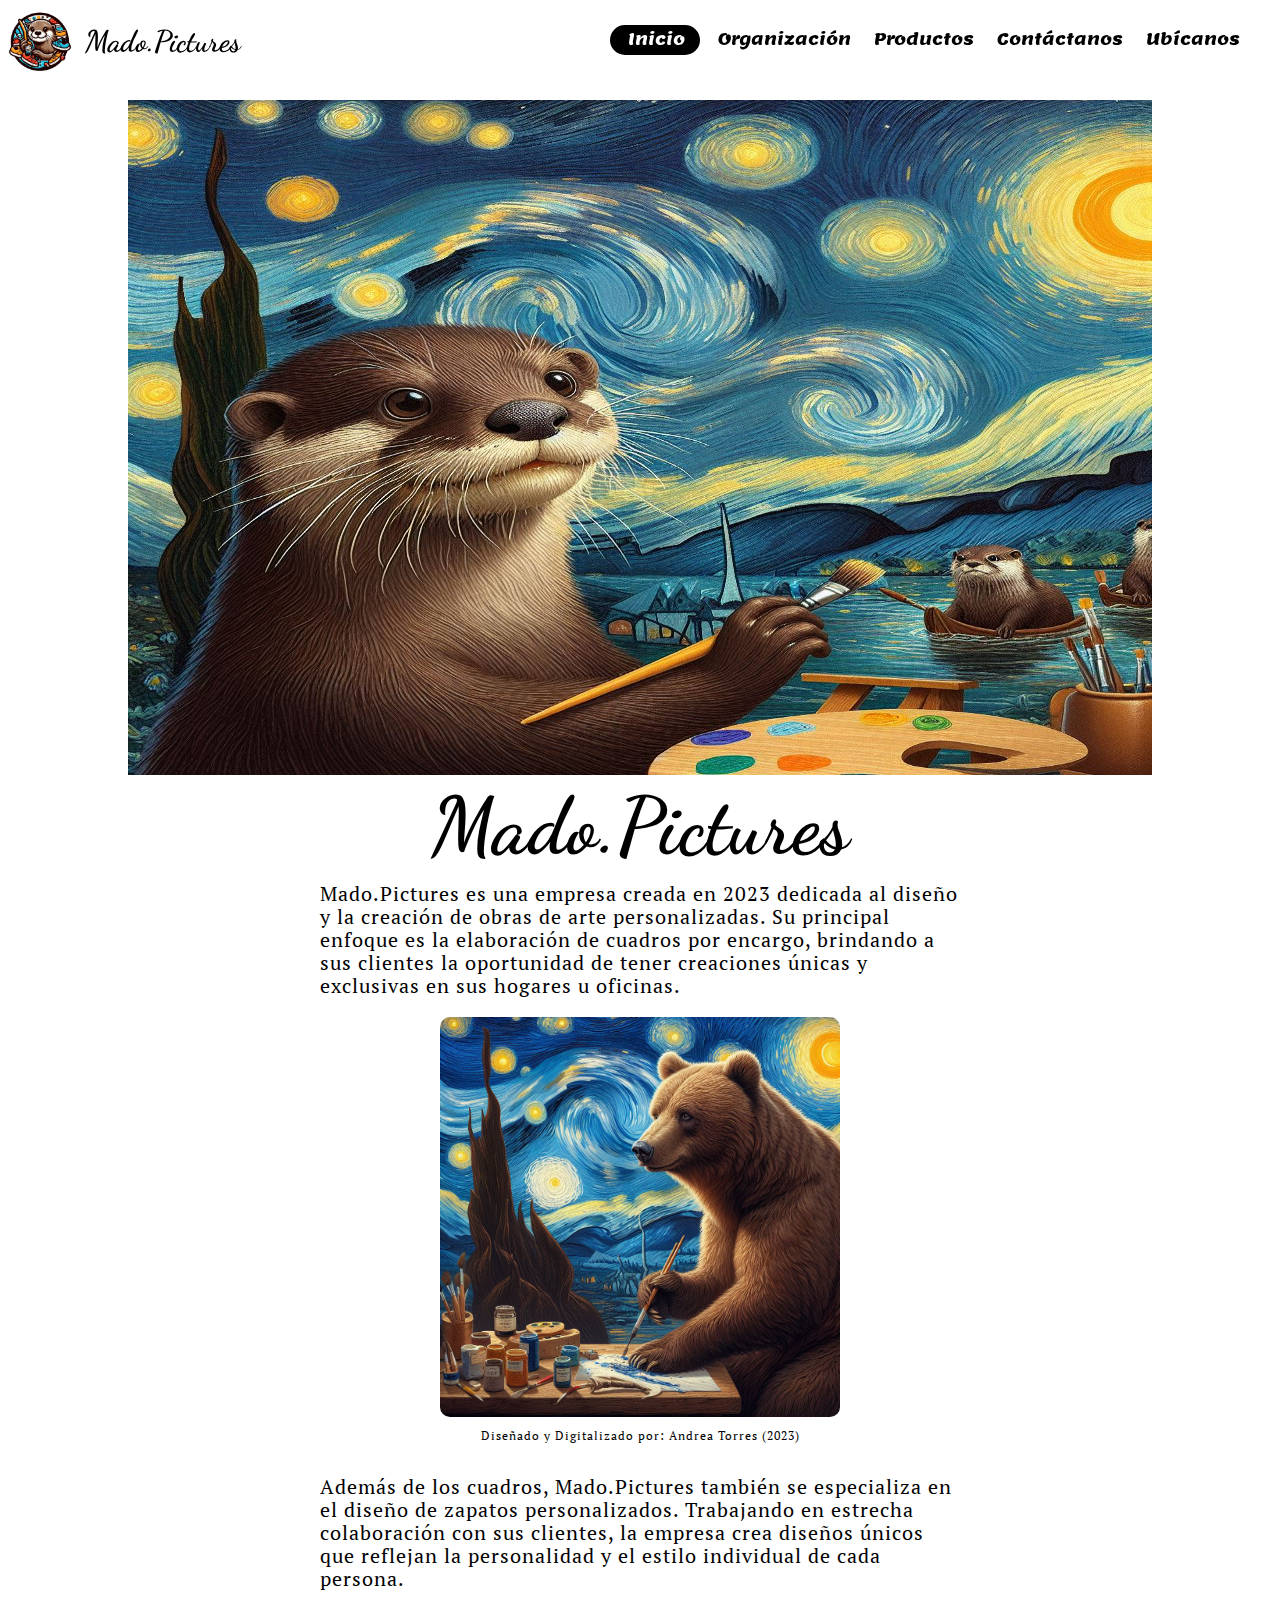
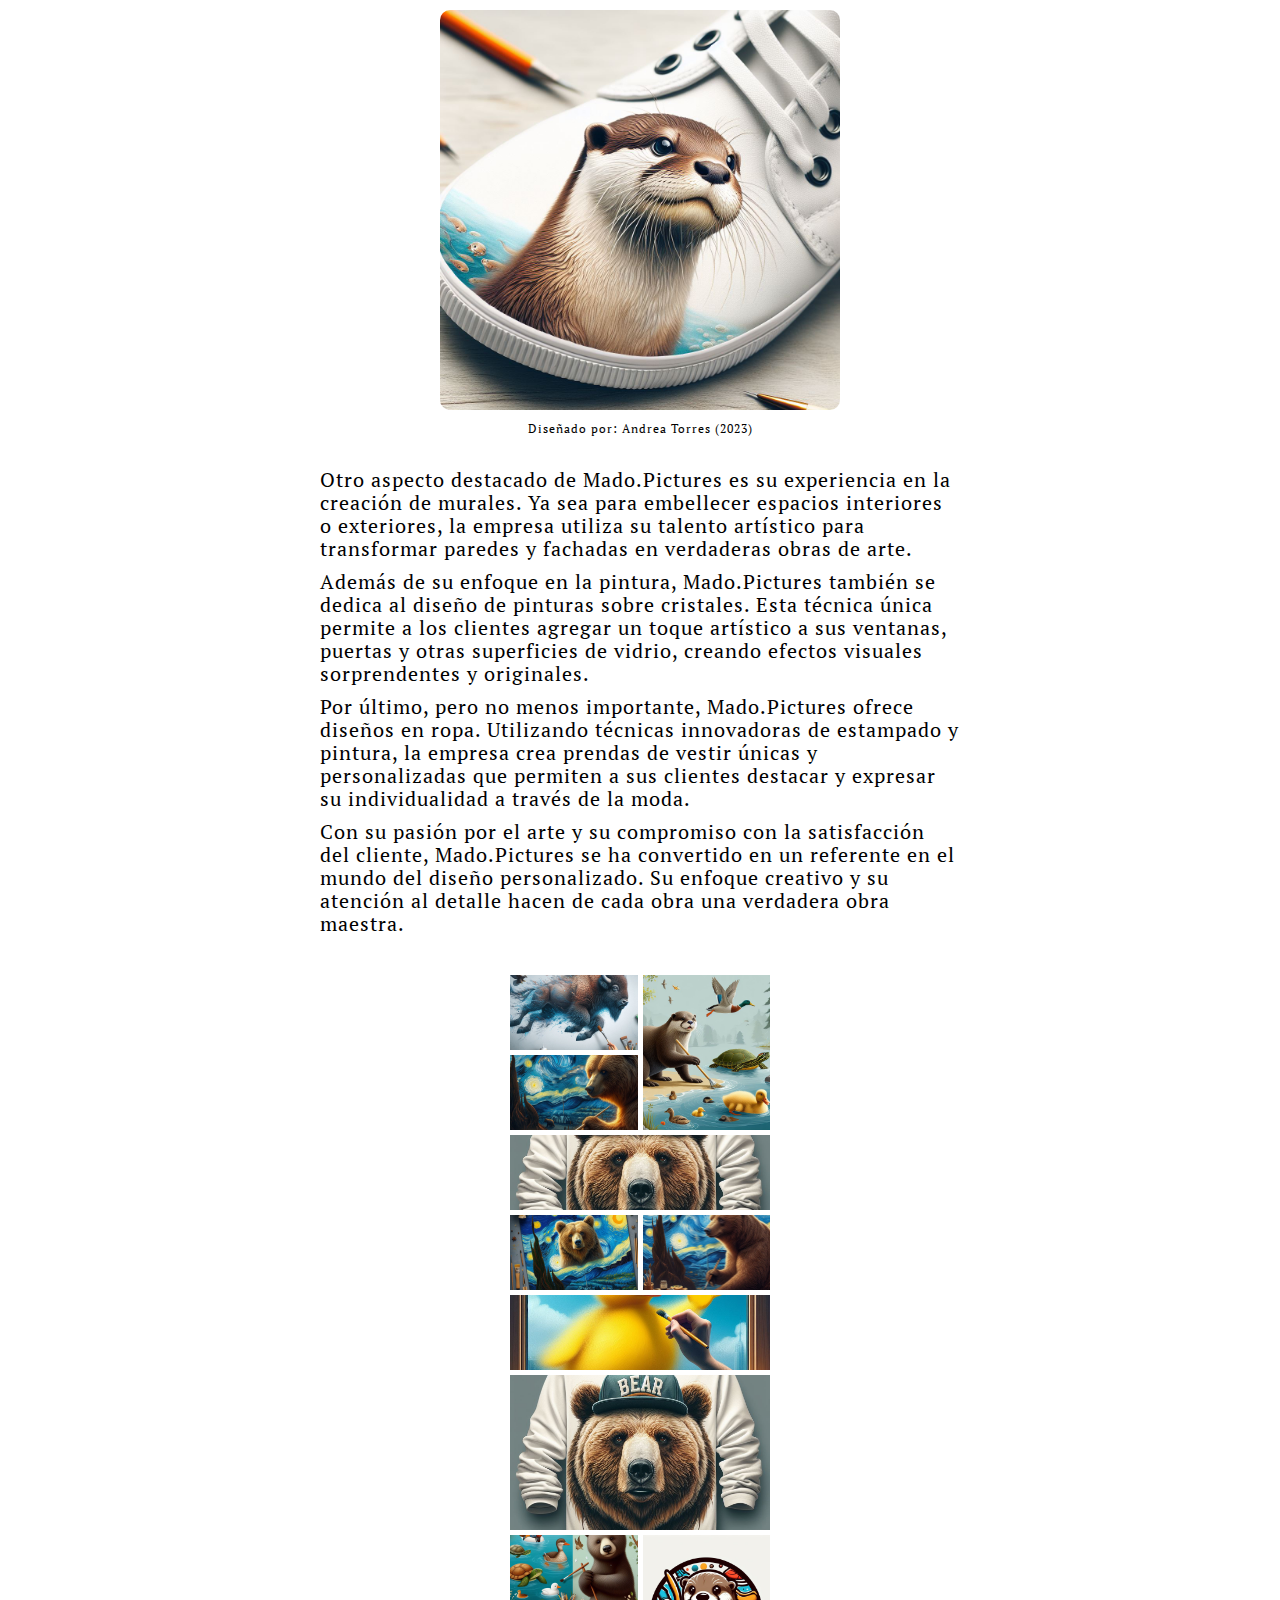
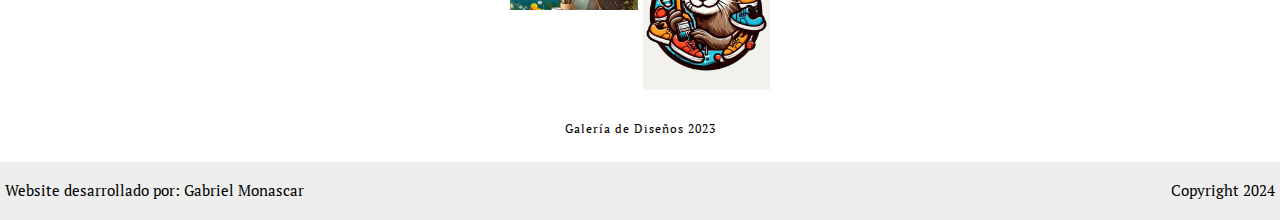
<file: index.html>
<html lang="es">

<head>
    <meta charset="UTF-8">
    <meta name="viewport" content="width=device-width, initial-scale=1.0">
    <link rel="stylesheet" href="estilo.css">
    <link rel="stylesheet" href="normalize.css">
    <link rel="stylesheet" href="estilo_index.css">
    <link rel="stylesheet" href="https://cdnjs.cloudflare.com/ajax/libs/font-awesome/6.5.1/css/all.min.css"
        integrity="sha512-DTOQO9RWCH3ppGqcWaEA1BIZOC6xxalwEsw9c2QQeAIftl+Vegovlnee1c9QX4TctnWMn13TZye+giMm8e2LwA=="
        crossorigin="anonymous" referrerpolicy="no-referrer" />
    <link rel="preconnect" href="https://fonts.googleapis.com">
    <link rel="preconnect" href="https://fonts.gstatic.com" crossorigin>
    <link
        href="https://fonts.googleapis.com/css2?family=Dancing+Script:wght@700&family=Lemon&family=PT+Serif&display=swap"
        rel="stylesheet">
    <link rel="icon" href="imagenes/mado_picture_trans.png" type="image/x-icon">
    <title>Mado.Picture</title>
</head>

<body>
    <header>
        <div class="contenedor_header">
            <div class="contenedor_logo">
                <img src="imagenes/mado_picture_trans.png" alt="Mado_Logo" class="mado_logo">
                <h1 class="header_titulo">Mado.Pictures</h1>
            </div>
            <div class="contenedor_navs1">
                <nav><a href="index.html" class="opcion_header inicio" target="_blank"><i class="fa-solid fa-house icono"></i>Inicio</a>
                </nav>
                <nav><a href="organizacion.html" class="opcion_header organizacion" target="_blank"><i
                            class="fa-solid fa-gear icono"></i>Organización</a></nav>
                <nav><a href="productos.html" class="opcion_header productos" target="_blank"><i
                            class="fa-solid fa-paintbrush icono"></i>Productos</a></nav>
                <nav><a href="contacto.html" class="opcion_header contacto" target="_blank"><i
                            class="fa-solid fa-phone icono"></i>Contáctanos</a>
                </nav>
                <nav><a href="ubicacion.html" class="opcion_header ubicacion" target="_blank"><i
                            class="fa-solid fa-map icono"></i>Ubícanos</a></nav>
            </div>
    </header>
    <img src="imagenes/nutria_noche_estrellada.jpeg" class="wallpaper">
    <div class="seccion1">
        <h1 class="titulo">Mado.Pictures</h1>
        <p class="texto">Mado.Pictures es una empresa creada en 2023 dedicada al diseño y la creación de obras de arte
            personalizadas. Su principal enfoque es la elaboración de cuadros por encargo, brindando a sus clientes la
            oportunidad de tener creaciones únicas y exclusivas en sus hogares u oficinas.</p>
        <div class="contenedor_imagen">
            <img src="imagenes/oso_noche_estrellada (1).jpeg" alt="Grizzly Pintando noche estrellada" class="imagen">
            <p class="texto_imagen">Diseñado y Digitalizado por: Andrea Torres (2023)</p>
        </div>
        <p class="texto">Además de los cuadros, Mado.Pictures también se especializa en el diseño de zapatos
            personalizados.
            Trabajando en estrecha colaboración con sus clientes, la empresa crea diseños únicos que reflejan la
            personalidad y el estilo individual de cada persona.</p>
        <div class="contenedor_imagen">
            <img src="imagenes/nutria_zapato.jpeg" alt="Nutria en zapato" class="imagen">
            <p class="texto_imagen">Diseñado por: Andrea Torres (2023)</p>
        </div>
        <p class="texto">Otro aspecto destacado de Mado.Pictures es su experiencia en la creación de murales. Ya sea
            para
            embellecer espacios interiores o exteriores, la empresa utiliza su talento artístico para transformar
            paredes y fachadas en verdaderas obras de arte.</p>
        <p class="texto">Además de su enfoque en la pintura, Mado.Pictures también se dedica al diseño de pinturas sobre
            cristales.
            Esta técnica única permite a los clientes agregar un toque artístico a sus ventanas, puertas y otras
            superficies de vidrio, creando efectos visuales sorprendentes y originales.</p>
        <p class="texto">Por último, pero no menos importante, Mado.Pictures ofrece diseños en ropa. Utilizando técnicas
            innovadoras de estampado y pintura, la empresa crea prendas de vestir únicas y personalizadas que permiten a
            sus clientes destacar y expresar su individualidad a través de la moda.</p>
        <p class="texto">Con su pasión por el arte y su compromiso con la satisfacción del cliente, Mado.Pictures se ha
            convertido
            en un referente en el mundo del diseño personalizado. Su enfoque creativo y su atención al detalle hacen de
            cada obra una verdadera obra maestra.</p>
        <div class="contenedor_imagen">
            <div class="contenedor">
                <div><img src="imagenes/bisonte_volador.jpeg"></div>
                <div class="vertical"><img src="imagenes/nutria_pintando.jpeg"></div>
                <div class="horizontal"><img src="imagenes/oso_camisa.jpeg"></div>
                <div><img src="imagenes/oso_noche_estrellada (2).jpeg"></div>
                <div><img src="imagenes/oso_noche_estrellada (3).jpeg"></div>
                <div class="horizontal"><img src="imagenes/pato_ventana.jpeg"></div>
                <div><img src="imagenes/oso_noche_estrellada (1).jpeg"></div>
                <div class="grande"><img src="imagenes/oso_camisa.jpeg"></div>
                <div><img src="imagenes/oso_pintando.jpeg"></div>
                <div class="vertical"><img src="imagenes/mado_picture.jpeg"></div>
            </div>
            <p class="texto_imagen">Galería de Diseños 2023</p>
        </div>
    </div>
    <footer class="footer">
        <p class="texto_footer">Website desarrollado por: Gabriel Monascar</p>
        <p class="texto_footer">Copyright 2024</p>
    </footer>
</body>

</html>
</file>
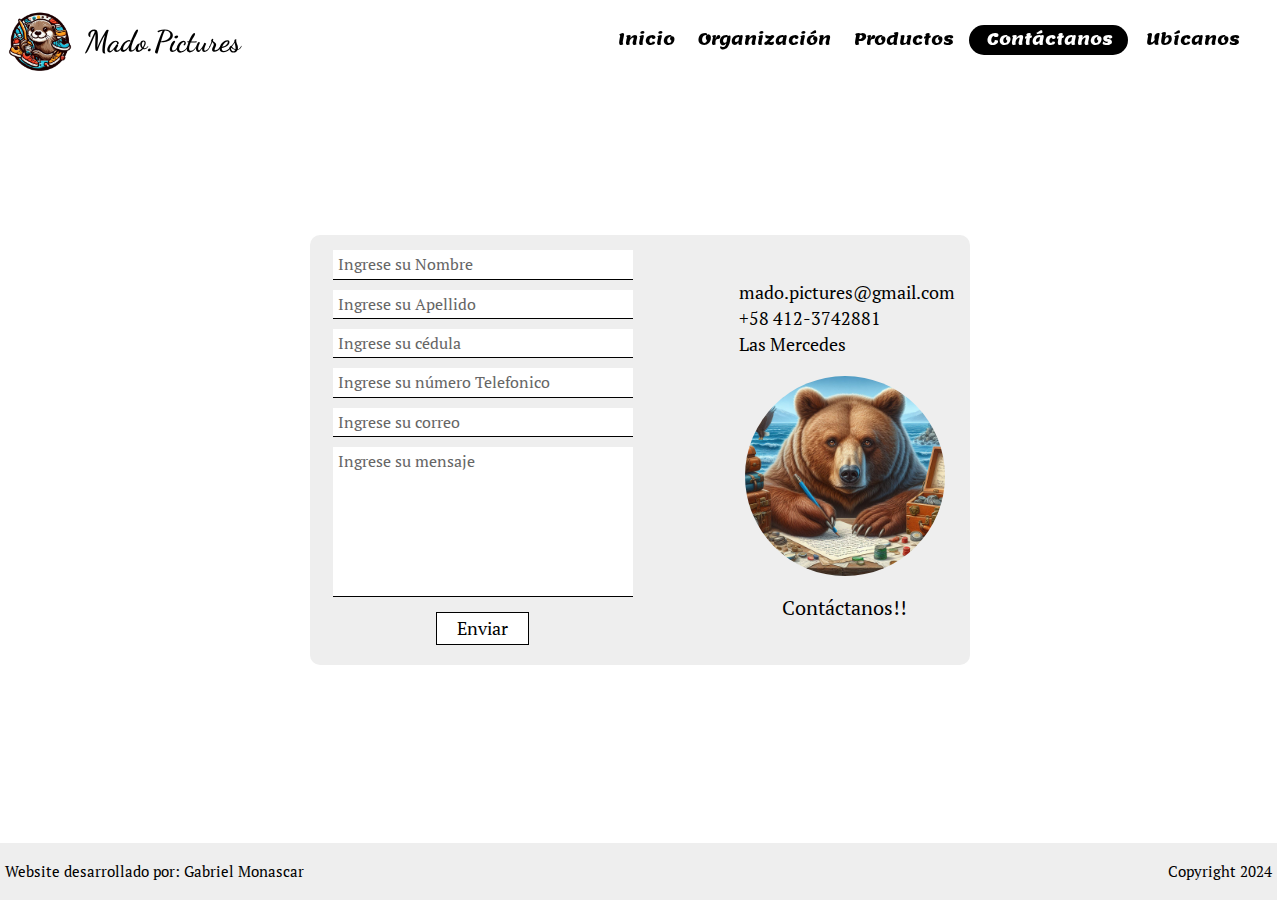
<file: contacto.html>
<html lang="en">

<head>
    <meta charset="UTF-8">
    <meta name="viewport" content="width=device-width, initial-scale=1.0">
    <link rel="stylesheet" href="normalize.css">
    <link rel="stylesheet" href="estilo.css">
    <link rel="stylesheet" href="estilo_contacto.css">
    <link rel="stylesheet" href="https://cdnjs.cloudflare.com/ajax/libs/font-awesome/6.5.1/css/all.min.css"
        integrity="sha512-DTOQO9RWCH3ppGqcWaEA1BIZOC6xxalwEsw9c2QQeAIftl+Vegovlnee1c9QX4TctnWMn13TZye+giMm8e2LwA=="
        crossorigin="anonymous" referrerpolicy="no-referrer" />
    <link rel="preconnect" href="https://fonts.googleapis.com">
    <link rel="preconnect" href="https://fonts.gstatic.com" crossorigin>
    <link
        href="https://fonts.googleapis.com/css2?family=Dancing+Script:wght@700&family=Lemon&family=PT+Serif&display=swap"
        rel="stylesheet">
    <link rel="icon" href="imagenes/mado_picture_trans.png" type="image/x-icon">
    <title>Contáctanos-Mado.Pictures</title>
</head>

<body>
    <header>
        <div class="contenedor_header">
            <div class="contenedor_logo">
                <img src="imagenes/mado_picture_trans.png" alt="Mado_Logo" class="mado_logo">
                <h1 class="header_titulo">Mado.Pictures</h1>
            </div>
            <div class="contenedor_navs1">
                <nav><a href="index.html" class="opcion_header inicio" target="_blank"><i
                            class="fa-solid fa-house icono"></i>Inicio</a>
                </nav>
                <nav><a href="organizacion.html" class="opcion_header organizacion" target="_blank"><i
                            class="fa-solid fa-gear icono"></i>Organización</a></nav>
                <nav><a href="productos.html" class="opcion_header productos" target="_blank"><i
                            class="fa-solid fa-paintbrush icono"></i>Productos</a></nav>
                <nav><a href="contacto.html" class="opcion_header contacto" target="_blank"><i
                            class="fa-solid fa-phone icono"></i>Contáctanos</a>
                </nav>
                <nav><a href="ubicacion.html" class="opcion_header ubicacion" target="_blank"><i
                            class="fa-solid fa-map icono"></i>Ubícanos</a></nav>
            </div>
        </div>
    </header>
    <div class="contenedor_formulario">
        <div class="formulario">
            <form action="#" method="post" class="contenedor_inputs">
                <input type="text" class="formulario_input nombre" placeholder="Ingrese su Nombre" required>
                <input type="text" class="formulario_input apellido" placeholder="Ingrese su Apellido" required>
                <input type="number" class="formulario_input cedula" placeholder="Ingrese su cédula" required>
                <input type="text" class="formulario_input telefono" placeholder="Ingrese su número Telefonico" required>
                <input type="email" class="formulario_input correo" placeholder="Ingrese su correo" required>
                <textarea name="comentario" id="comentario" cols="30" rows="10" class="formulario_input comentario"
                    placeholder="Ingrese su mensaje" required></textarea>
                <button type="submit" class="boton">Enviar</button>
            </form>
            <div class="formulario_cuadro">
                <ul class="lista">
                    <li class="lista_elemento"><i class="fa-regular fa-envelope"></i>mado.pictures@gmail.com</li>
                    <li class="lista_elemento"><i class="fa-solid fa-phone"></i>+58 412-3742881</li>
                    <li class="lista_elemento"><i class="fa-solid fa-map-pin"></i>Las Mercedes</li>
                </ul>
                <img src="imagenes/oso_escribiendo.jpeg" alt="Oso enviando un mensaje" class="imagen_formulario">
                <p class="texto_formulario">Contáctanos!!</p>
            </div>
        </div>
    </div>
    <footer class="footer">
        <p class="texto_footer">Website desarrollado por: Gabriel Monascar</p>
        <p class="texto_footer">Copyright 2024</p>
    </footer>
</body>

</html>
</file>
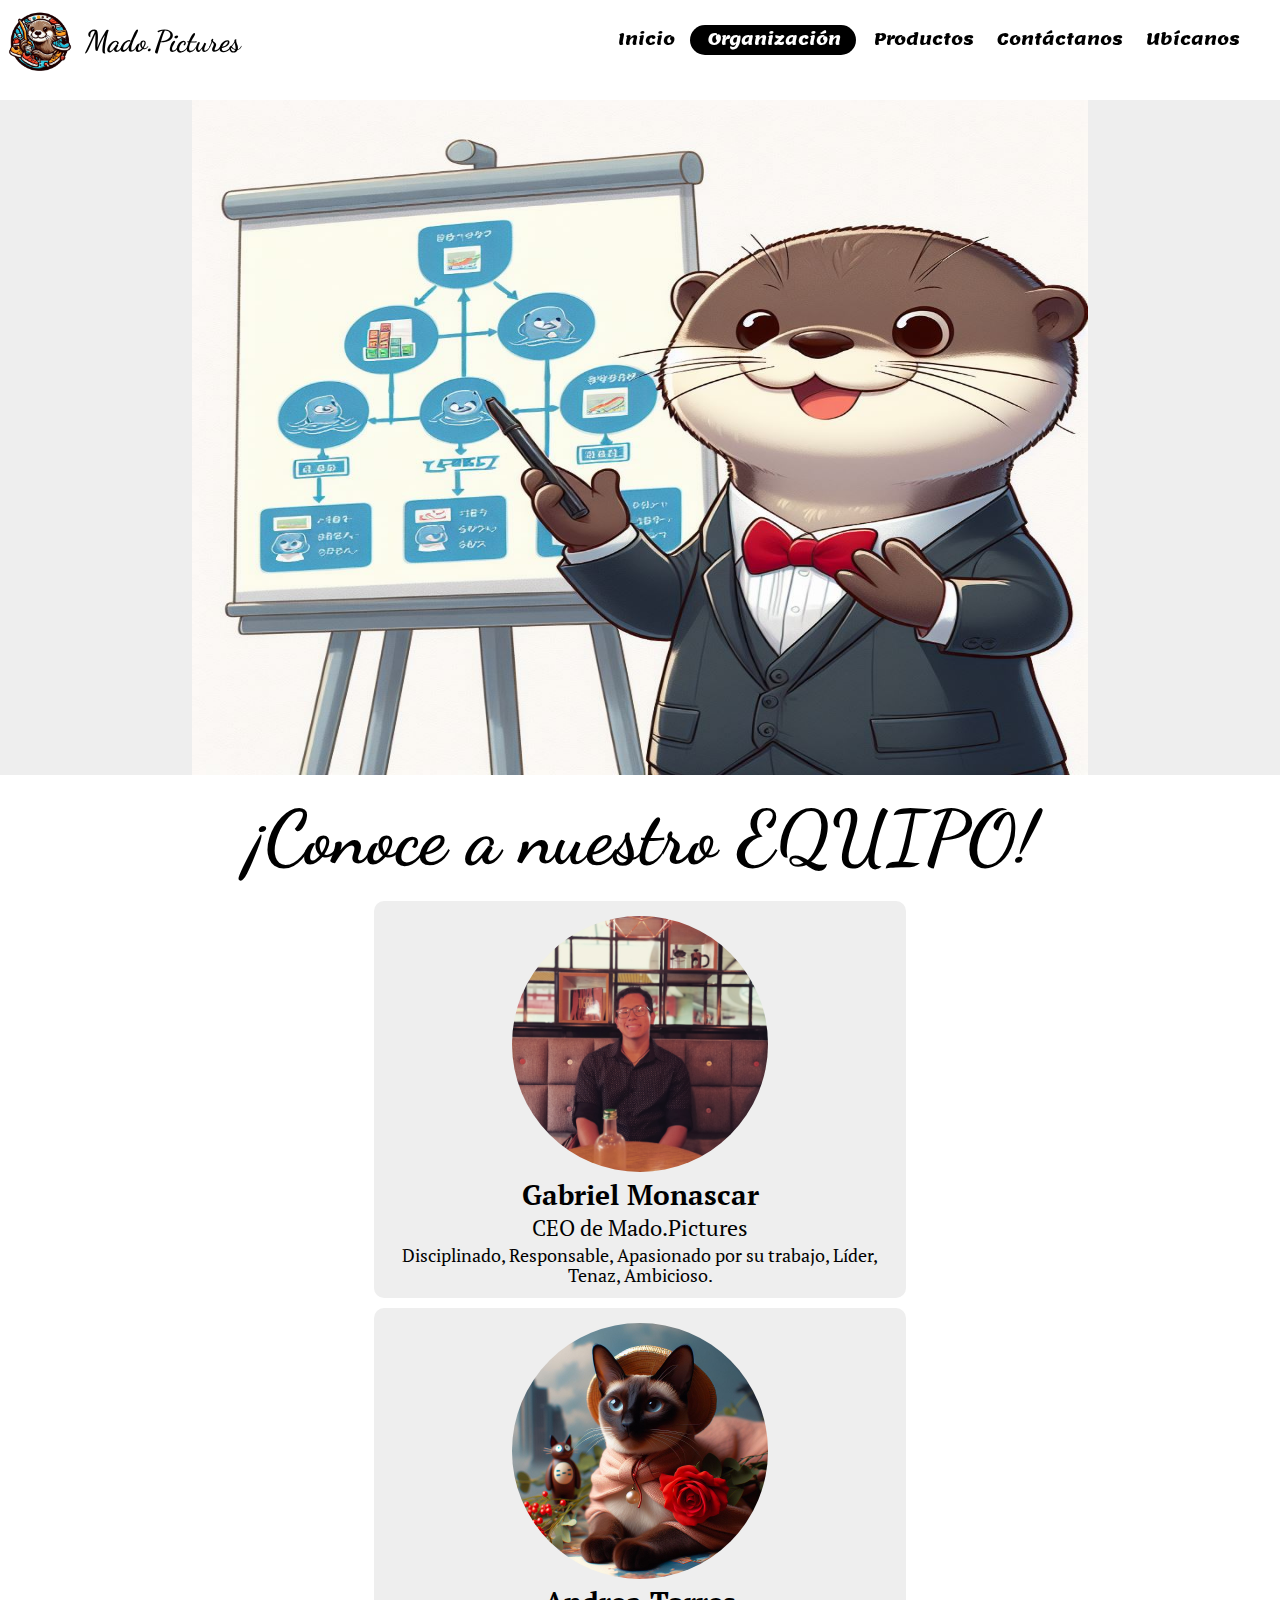
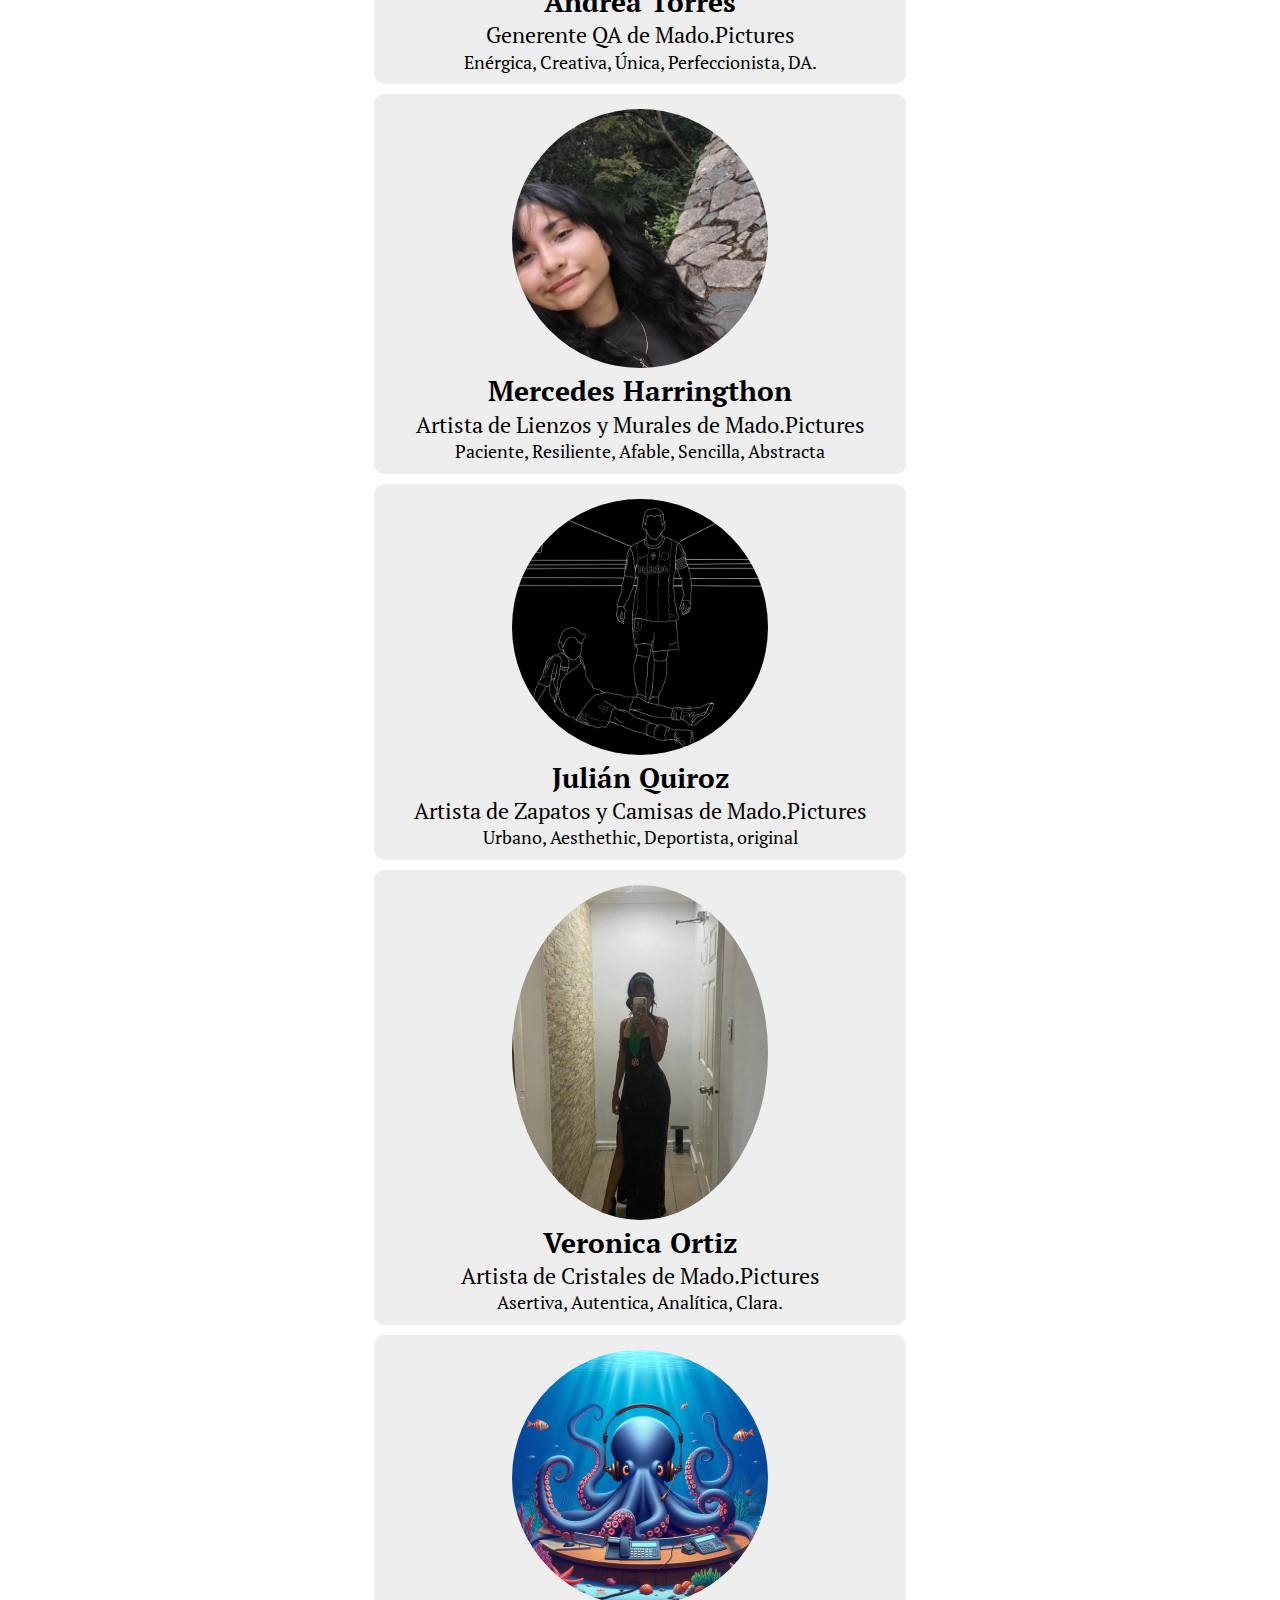
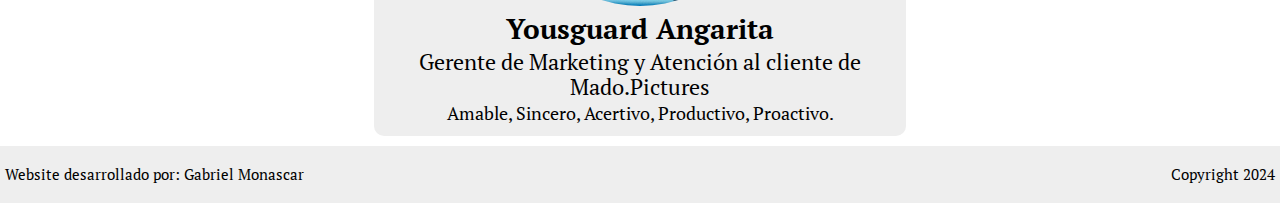
<file: organizacion.html>
<!DOCTYPE html>
<html lang="en">

<head>
    <meta charset="UTF-8">
    <link rel="stylesheet" href="estilo.css">
    <link rel="stylesheet" href="normalize.css">
    <link rel="stylesheet" href="estilo_organizacion.css">
    <meta name="viewport" content="width=device-width, initial-scale=1.0">
    <link rel="stylesheet" href="https://cdnjs.cloudflare.com/ajax/libs/font-awesome/6.5.1/css/all.min.css"
        integrity="sha512-DTOQO9RWCH3ppGqcWaEA1BIZOC6xxalwEsw9c2QQeAIftl+Vegovlnee1c9QX4TctnWMn13TZye+giMm8e2LwA=="
        crossorigin="anonymous" referrerpolicy="no-referrer" />
    <link rel="preconnect" href="https://fonts.googleapis.com">
    <link rel="preconnect" href="https://fonts.gstatic.com" crossorigin>
    <link
        href="https://fonts.googleapis.com/css2?family=Dancing+Script:wght@700&family=Lemon&family=PT+Serif&display=swap"
        rel="stylesheet">
    <link rel="icon" href="imagenes/mado_picture_trans.png" type="image/x-icon">
    <title>Organización-Mado.Pictures</title>
</head>

<body>
    <header>
        <div class="contenedor_header">
            <div class="contenedor_logo">
                <img src="imagenes/mado_picture_trans.png" alt="Mado_Logo" class="mado_logo">
                <h1 class="header_titulo">Mado.Pictures</h1>
            </div>
            <div class="contenedor_navs1">
                <nav><a href="index.html" class="opcion_header inicio" target="_blank"><i class="fa-solid fa-house icono"></i>Inicio</a>
                </nav>
                <nav><a href="organizacion.html" class="opcion_header organizacion" target="_blank"><i
                            class="fa-solid fa-gear icono"></i>Organización</a></nav>
                <nav><a href="productos.html" class="opcion_header productos" target="_blank"><i
                            class="fa-solid fa-paintbrush icono"></i>Productos</a></nav>
                <nav><a href="contacto.html" class="opcion_header contacto" target="_blank"><i
                            class="fa-solid fa-phone icono"></i>Contáctanos</a>
                </nav>
                <nav><a href="ubicacion.html" class="opcion_header ubicacion" target="_blank"><i
                            class="fa-solid fa-map icono"></i>Ubícanos</a></nav>
            </div>
    </header>
    <div class="contenedor_wallpaper">
        <img src="imagenes/nutria_organizacion.jpeg" class="wallpaper">
    </div>
    <h1 class="titulo">¡Conoce a nuestro EQUIPO!</h1>
    <div class="contenedor_trabajador">
        <img src="imagenes/gabriel_monascar.jpg" alt="Foto de Trabajador Mado" class="foto_trabajador">
        <h2 class="nombre_trabajador">Gabriel Monascar</h2>
        <p class="cargo_trabajador">CEO de Mado.Pictures</p>
        <p class="descripcion_trabajador">Disciplinado, Responsable, Apasionado por su trabajo, Líder, Tenaz, Ambicioso.
        </p>
    </div>
    <div class="contenedor_trabajador">
        <img src="imagenes/andrea_torres.jpeg" alt="Foto de Trabajador Mado" class="foto_trabajador">
        <h2 class="nombre_trabajador">Andrea Torres</h2>
        <p class="cargo_trabajador">Generente QA de Mado.Pictures</p>
        <p class="descripcion_trabajador">Enérgica, Creativa, Única, Perfeccionista, DA.</p>
    </div>
    <div class="contenedor_trabajador">
        <img src="imagenes/mercedes_harringthon.jpg" alt="Foto de Trabajador Mado" class="foto_trabajador">
        <h2 class="nombre_trabajador">Mercedes Harringthon</h2>
        <p class="cargo_trabajador">Artista de Lienzos y Murales de Mado.Pictures</p>
        <p class="descripcion_trabajador">Paciente, Resiliente, Afable, Sencilla, Abstracta</p>
    </div>
    <div class="contenedor_trabajador">
        <img src="imagenes/julian_quiroz.jpg" alt="Foto de Trabajador Mado" class="foto_trabajador">
        <h2 class="nombre_trabajador">Julián Quiroz</h2>
        <p class="cargo_trabajador">Artista de Zapatos y Camisas de Mado.Pictures</p>
        <p class="descripcion_trabajador">Urbano, Aesthethic, Deportista, original</p>
    </div>
    <div class="contenedor_trabajador">
        <img src="imagenes/veronica_ortiz.jpg" alt="Foto de Trabajador Mado" class="foto_trabajador">
        <h2 class="nombre_trabajador">Veronica Ortiz</h2>
        <p class="cargo_trabajador">Artista de Cristales de Mado.Pictures</p>
        <p class="descripcion_trabajador">Asertiva, Autentica, Analítica, Clara.</p>
    </div>
    <div class="contenedor_trabajador">
        <img src="imagenes/pulpo_callcenter.jpeg" alt="Foto de Trabajador Mado" class="foto_trabajador">
        <h2 class="nombre_trabajador">Yousguard Angarita</h2>
        <p class="cargo_trabajador">Gerente de Marketing y Atención al cliente de Mado.Pictures</p>
        <p class="descripcion_trabajador">Amable, Sincero, Acertivo, Productivo, Proactivo.</p>
    </div>
    <footer class="footer">
        <p class="texto_footer">Website desarrollado por: Gabriel Monascar</p>
        <p class="texto_footer">Copyright 2024</p>
    </footer>
</body>

</html>
</file>
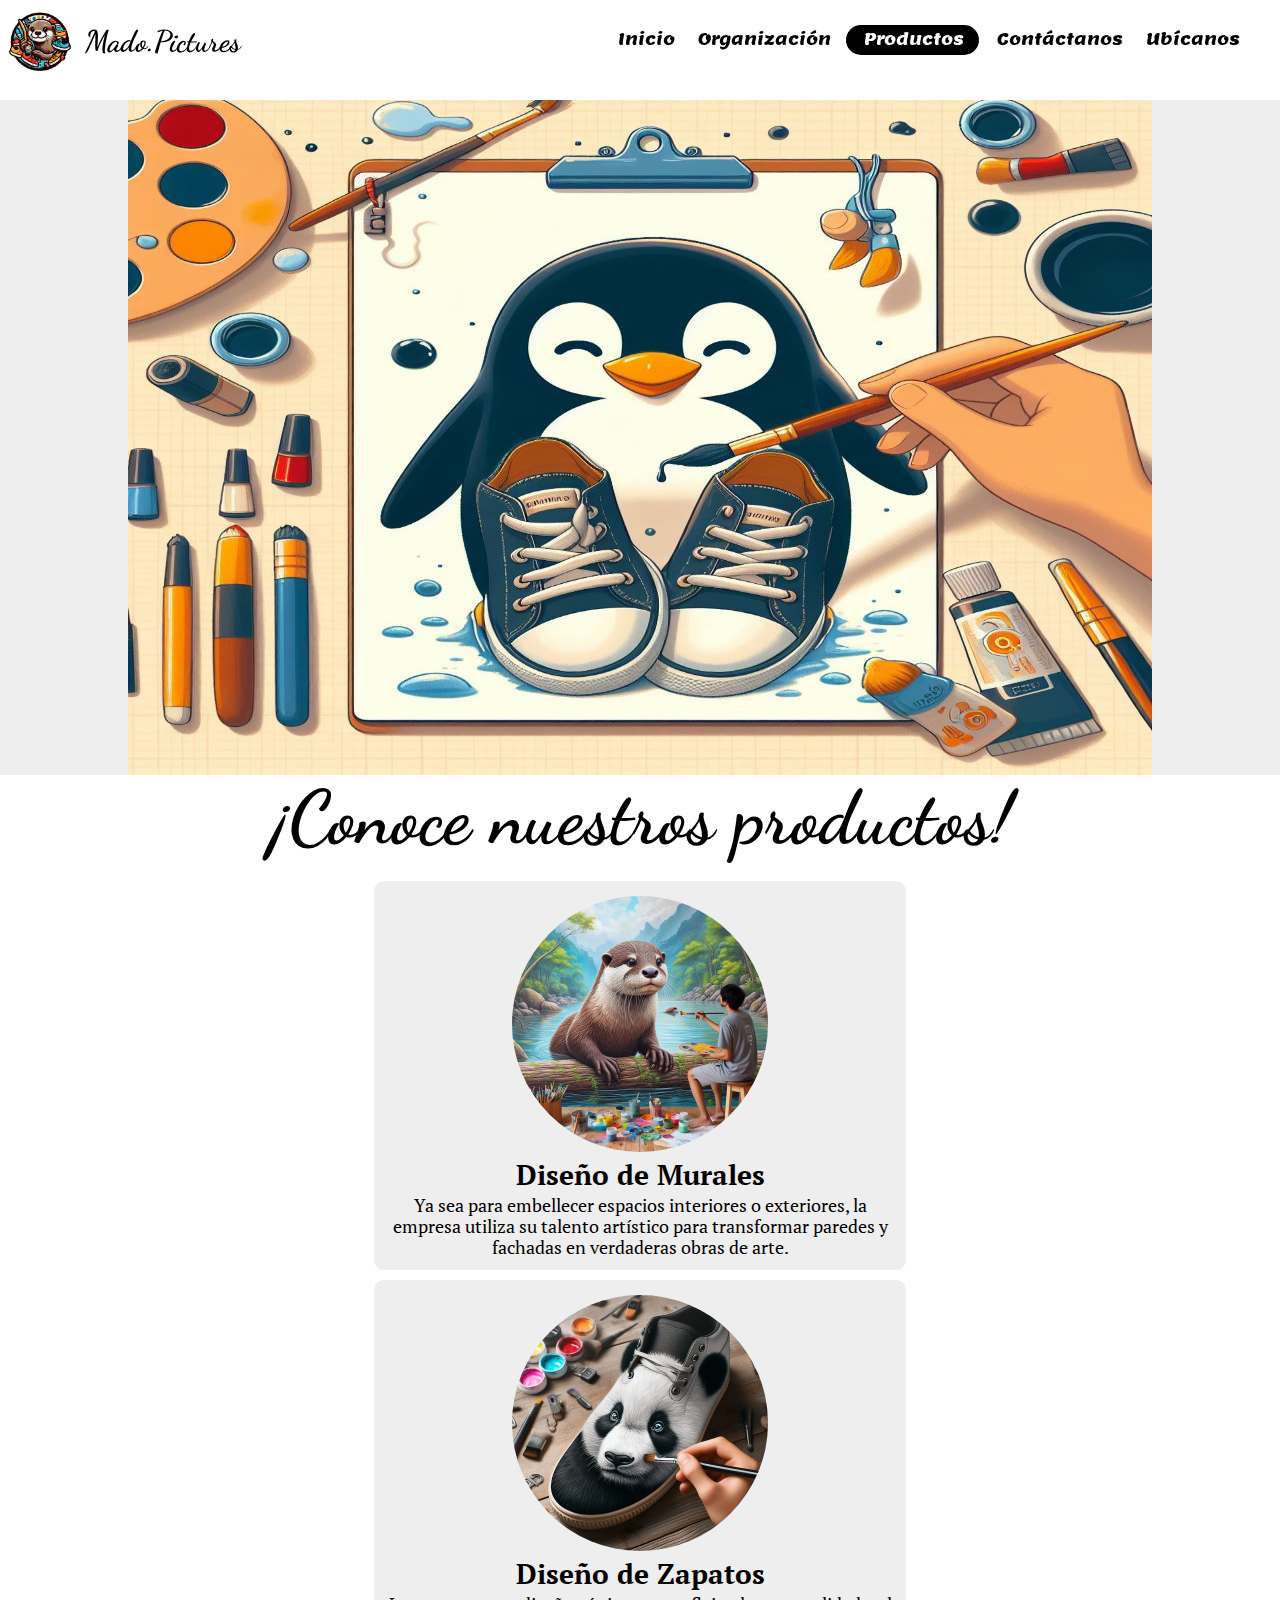
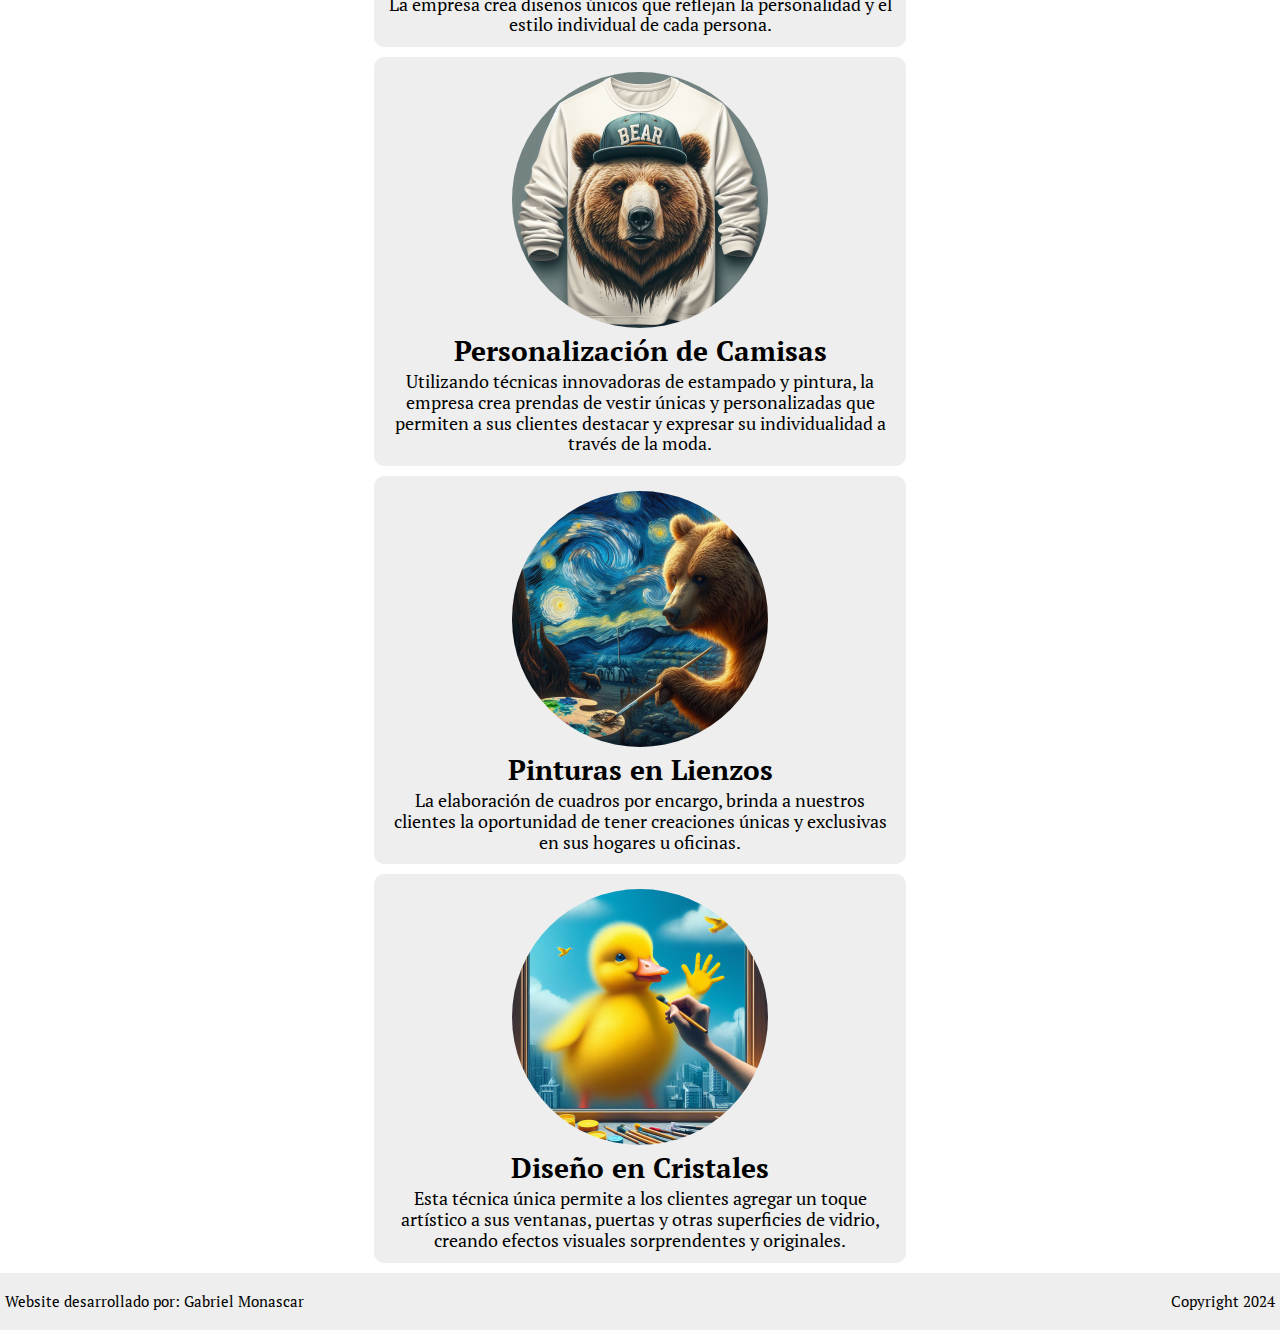
<file: productos.html>
<!DOCTYPE html>
<html lang="en">

<head>
    <meta charset="UTF-8">
    <link rel="stylesheet" href="estilo.css">
    <link rel="stylesheet" href="normalize.css">
    <link rel="stylesheet" href="estilo_productos.css">
    <meta name="viewport" content="width=device-width, initial-scale=1.0">
    <link rel="stylesheet" href="https://cdnjs.cloudflare.com/ajax/libs/font-awesome/6.5.1/css/all.min.css"
        integrity="sha512-DTOQO9RWCH3ppGqcWaEA1BIZOC6xxalwEsw9c2QQeAIftl+Vegovlnee1c9QX4TctnWMn13TZye+giMm8e2LwA=="
        crossorigin="anonymous" referrerpolicy="no-referrer" />
    <link rel="preconnect" href="https://fonts.googleapis.com">
    <link rel="preconnect" href="https://fonts.gstatic.com" crossorigin>
    <link
        href="https://fonts.googleapis.com/css2?family=Dancing+Script:wght@700&family=Lemon&family=PT+Serif&display=swap"
        rel="stylesheet">
    <link rel="icon" href="imagenes/mado_picture_trans.png" type="image/x-icon">
    <title>Productos-Mado.Pictures</title>
</head>

<body>
    <header>
        <div class="contenedor_header">
            <div class="contenedor_logo">
                <img src="imagenes/mado_picture_trans.png" alt="Mado_Logo" class="mado_logo">
                <h1 class="header_titulo">Mado.Pictures</h1>
            </div>
            <div class="contenedor_navs1">
                <nav><a href="index.html" class="opcion_header inicio" target="_blank"><i
                            class="fa-solid fa-house icono"></i>Inicio</a>
                </nav>
                <nav><a href="organizacion.html" class="opcion_header organizacion" target="_blank"><i
                            class="fa-solid fa-gear icono"></i>Organización</a></nav>
                <nav><a href="productos.html" class="opcion_header productos" target="_blank"><i
                            class="fa-solid fa-paintbrush icono"></i>Productos</a></nav>
                <nav><a href="contacto.html" class="opcion_header contacto" target="_blank"><i
                            class="fa-solid fa-phone icono"></i>Contáctanos</a>
                </nav>
                <nav><a href="ubicacion.html" class="opcion_header ubicacion" target="_blank"><i
                            class="fa-solid fa-map icono"></i>Ubícanos</a></nav>
            </div>
    </header>
    <div class="contenedor_wallpaper">
        <img src="imagenes/pinguno_pintado.jpeg" class="wallpaper">
    </div>
    <h1 class="titulo">¡Conoce nuestros productos!</h1>
    <div class="contenedor_producto">
        <img src="imagenes/nutria_mural.jpeg" alt="Foto de producto Mado" class="foto_producto">
        <h2 class="nombre_producto">Diseño de Murales</h2>
        <p class="descripcion_producto">Ya sea para embellecer espacios interiores o exteriores, la empresa utiliza su
            talento artístico para transformar paredes y fachadas en verdaderas obras de arte.
        </p>
    </div>
    <div class="contenedor_producto">
        <img src="imagenes/panda_zapato.jpeg" alt="Foto de producto Mado" class="foto_producto">
        <h2 class="nombre_producto">Diseño de Zapatos</h2>
        <p class="descripcion_producto">La empresa crea diseños únicos que reflejan la personalidad y el estilo
            individual de cada persona.
        </p>
    </div>
    <div class="contenedor_producto">
        <img src="imagenes/oso_camisa.jpeg" alt="Foto de producto Mado" class="foto_producto">
        <h2 class="nombre_producto">Personalización de Camisas</h2>
        <p class="descripcion_producto">Utilizando técnicas innovadoras de estampado y pintura, la empresa crea prendas
            de vestir únicas y personalizadas que permiten a sus clientes destacar y expresar su individualidad a través
            de la moda.
        </p>
    </div>
    <div class="contenedor_producto">
        <img src="imagenes/oso_noche_estrellada (2).jpeg" alt="Foto de producto Mado" class="foto_producto">
        <h2 class="nombre_producto">Pinturas en Lienzos</h2>
        <p class="descripcion_producto">La elaboración de cuadros por encargo, brinda a nuestros clientes la oportunidad
            de tener creaciones únicas y exclusivas en sus hogares u oficinas.
        </p>
    </div>
    <div class="contenedor_producto">
        <img src="imagenes/pato_ventana.jpeg" alt="Foto de producto Mado" class="foto_producto">
        <h2 class="nombre_producto">Diseño en Cristales</h2>
        <p class="descripcion_producto">Esta técnica única permite a los clientes agregar un toque artístico a sus
            ventanas, puertas y otras superficies de vidrio, creando efectos visuales sorprendentes y originales.
        </p>
    </div>
    <footer class="footer">
        <p class="texto_footer">Website desarrollado por: Gabriel Monascar</p>
        <p class="texto_footer">Copyright 2024</p>
    </footer>
</body>

</html>
</file>
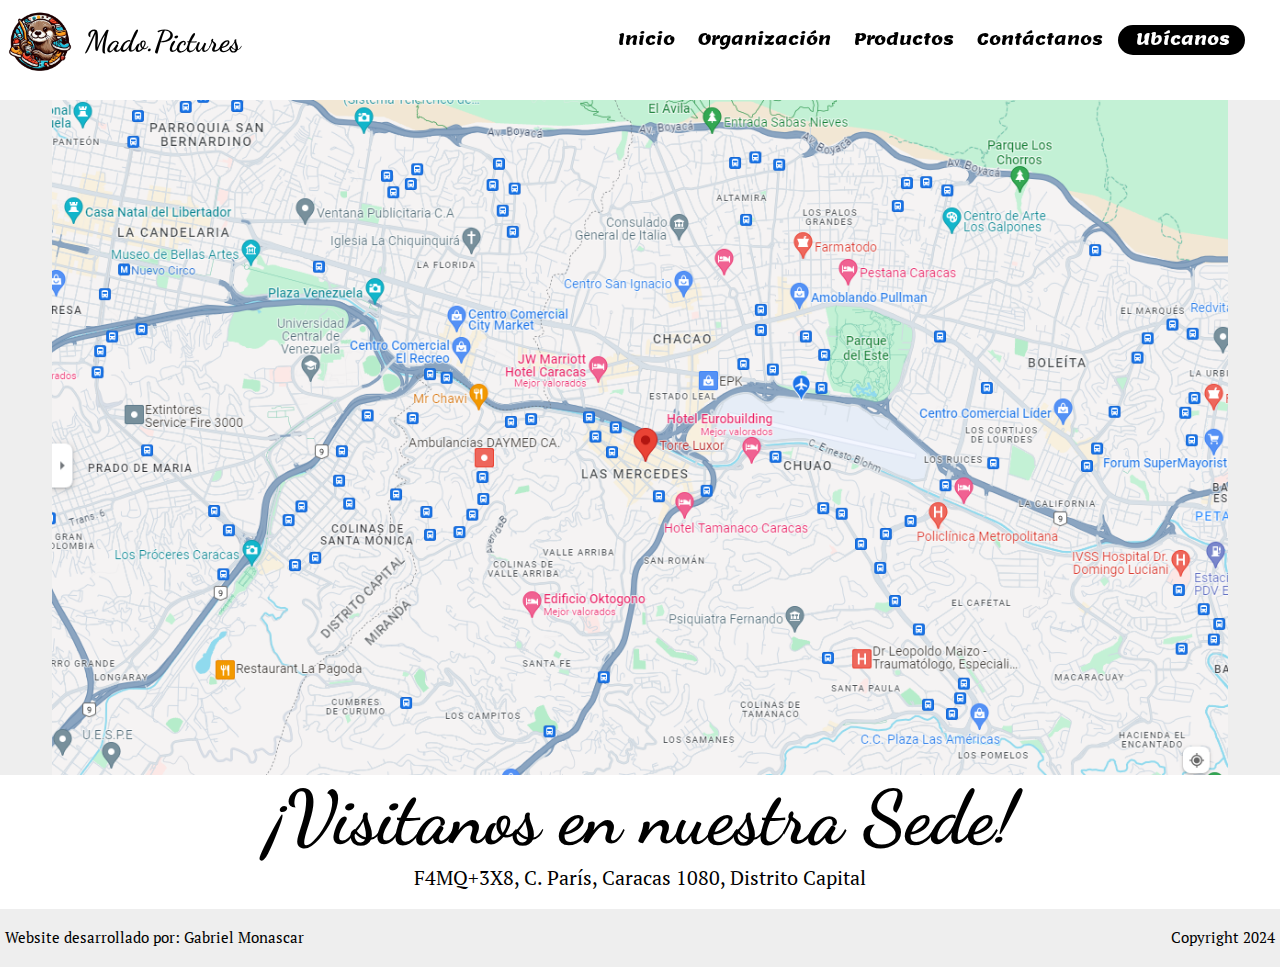
<file: ubicacion.html>
<!DOCTYPE html>
<html lang="en">

<head>
    <meta charset="UTF-8">
    <link rel="stylesheet" href="estilo.css">
    <link rel="stylesheet" href="normalize.css">
    <link rel="stylesheet" href="estilo_ubicanos.css">
    <meta name="viewport" content="width=device-width, initial-scale=1.0">
    <link rel="stylesheet" href="https://cdnjs.cloudflare.com/ajax/libs/font-awesome/6.5.1/css/all.min.css"
        integrity="sha512-DTOQO9RWCH3ppGqcWaEA1BIZOC6xxalwEsw9c2QQeAIftl+Vegovlnee1c9QX4TctnWMn13TZye+giMm8e2LwA=="
        crossorigin="anonymous" referrerpolicy="no-referrer" />
    <link rel="preconnect" href="https://fonts.googleapis.com">
    <link rel="preconnect" href="https://fonts.gstatic.com" crossorigin>
    <link
        href="https://fonts.googleapis.com/css2?family=Dancing+Script:wght@700&family=Lemon&family=PT+Serif&display=swap"
        rel="stylesheet">
    <link rel="icon" href="imagenes/mado_picture_trans.png" type="image/x-icon">
    <title>Ubícanos-Mado.Pictures</title>
</head>

<body>
    <header>
        <div class="contenedor_header">
            <div class="contenedor_logo">
                <img src="imagenes/mado_picture_trans.png" alt="Mado_Logo" class="mado_logo">
                <h1 class="header_titulo">Mado.Pictures</h1>
            </div>
            <div class="contenedor_navs1">
                <nav><a href="index.html" class="opcion_header inicio" target="_blank"><i
                            class="fa-solid fa-house icono"></i>Inicio</a>
                </nav>
                <nav><a href="organizacion.html" class="opcion_header organizacion" target="_blank"><i
                            class="fa-solid fa-gear icono"></i>Organización</a></nav>
                <nav><a href="productos.html" class="opcion_header productos" target="_blank"><i
                            class="fa-solid fa-paintbrush icono"></i>Productos</a></nav>
                <nav><a href="contacto.html" class="opcion_header contacto" target="_blank"><i
                            class="fa-solid fa-phone icono"></i>Contáctanos</a>
                </nav>
                <nav><a href="ubicacion.html" class="opcion_header ubicacion" target="_blank"><i
                            class="fa-solid fa-map icono"></i>Ubícanos</a></nav>
            </div>
    </header>
    <div class="contenedor_wallpaper">
        <img src="imagenes/ubicacion.png" class="wallpaper">
    </div>
    <h1 class="titulo">¡Visitanos en nuestra Sede!</h1>
    <p class="texto">F4MQ+3X8, C. París, Caracas 1080, Distrito Capital</p>
    <footer class="footer">
        <p class="texto_footer">Website desarrollado por: Gabriel Monascar</p>
        <p class="texto_footer">Copyright 2024</p>
    </footer>
</body>

</html>
</file>
<file: estilo.css>
body{
    overflow-x: hidden;
    padding-top: 100px;
}
.contenedor_header {
    z-index: 100;
    position: fixed;
    top: 0;
    background-color: #fff4;
    backdrop-filter: blur(2px);
    width: 100vw;
    display: flex;
    flex-flow: row nowrap;
    justify-content: space-between;
    align-items: center;
}
.contenedor_logo {
    display: flex;
    flex-flow: row nowrap;
    align-items: center;
}
.mado_logo {
    width: 80px;
}
.header_titulo {
    font-family: 'Dancing Script', serif;
    font-size: 30px;
    text-align: center;
    margin: 5px;
}
.contenedor_navs1 {
    display: flex;
    flex-flow: row nowrap;
    margin: 20px 30px;
}
.opcion_header {
    display: table;
    text-decoration: none;
    color: #000;
    font-size: 17px;
    margin: 5px;
    font-family: 'Lemon', serif;
    padding: 5px;
}
.footer {
    display: flex;
    flex-flow: row wrap;
    justify-content: space-between;
    background-color: #eee;
    padding: 5px;
}
.texto_footer {
    font-family: 'PT serif', serif;
    font-size: 15px;
}
</file>
<file: estilo_index.css>
.inicio {
    background-color: #000;
    color: #fff;
    border-radius: 15px;
    padding: 5px 15px;
}
.opcion_header:not(.inicio)::after{
    content: "";
    display: block;
    height: 3px;
    background-color: #000;
    transform: scale(0,1);
    transform-origin: center;
    transition: transform .25s;   
}
.opcion_header:hover::after{
    transform: scale(1,1);
}
.icono {
    margin-right: 3px;
}
.wallpaper {
    display: block;
    margin: auto;
    width: 80vw;
    height: 75vh;
}
.seccion1 {
    display: flex;
    flex-flow: column wrap;
    align-content: center;
}
.titulo {
    font-family: 'Dancing Script', serif;
    font-size: 80px;
    text-align: center;
    margin: 5px;
}
.texto {
    font-family: 'PT serif', serif;
    font-size: 20px;
    max-width: 50vw;
    letter-spacing: 1px;
    margin: 5px;
}
.contenedor_imagen {
    display: flex;
    flex-flow: column wrap;
    align-items: center;
    margin: 15px 0;
}
.imagen {
    width: 400px;
    border-radius: 10px;
    align-self: center;

}
.texto_imagen {
    font-family: 'PT serif', serif;
    font-size: 12px;
    letter-spacing: 1px;
}

.contenedor {
    height: 100%;
    padding: 20px;
    grid-gap: 5px;
    display: grid;
    grid-template-columns: repeat(auto-fit, minmax(100px, 1fr));
    grid-auto-rows: 75px;
    grid-auto-flow: dense;
  }
  .contenedor div {
    font-family: Nunito;
    font-weight: 800;
    letter-spacing: 1px;
    color: #fdfdfd;
    background-color: #ac8e56;
    display: flex;
    align-items: center;
    justify-content: center;
    overflow: hidden;
  }
  .contenedor div img {
    width: 100%;
    height: 100%;
    object-fit: cover;
  }
  .horizontal {
    grid-column: auto / span 2
  }
  .vertical {
    grid-row: auto / span 2;
  }
  .grande {
    grid-column: span 2;
    grid-row: span 2;
  }
</file>
<file: estilo_contacto.css>
body {
    display: flex;
    align-items: center;
    padding-top: 0;
}
.opcion_header:not(.contacto)::after{
    content: "";
    display: block;
    height: 3px;
    background-color: #000;
    transform: scale(0,1);
    transform-origin: center;
    transition: transform .25s;   
}
.opcion_header:hover::after{
    transform: scale(1,1);
}
.icono {
    margin-right: 3px;
}
.contacto {
    background-color: #000;
    color: #fff;
    border-radius: 15px;
    padding: 5px 15px;
}
.contenedor_formulario {
    display: flex;
    flex-flow: column wrap;
    justify-content: space-between;
    align-items: center;
    background-color: #eee;
    max-width: 650px;
    margin: 10px auto;
    padding: 10px 0 10px 10px;
    border-radius: 10px;
}
.formulario {
    display: flex;
    justify-content: space-between;
    align-items: center;
}
.contenedor_inputs {
    display: flex;
    flex-flow: row wrap;
    justify-content: center;
    align-content: space-around;
    width: 50%;
    margin: 0;
}
.formulario_input {
    margin: 5px;
    border: none;
    border-bottom: 1px solid #000;
    color: #000;
    font-family: 'PT serif', sans-serif;
    width: 300px;
    padding: 5px;
}
.formulario_input::placeholder {
    color: #666;
}
.formulario_input:focus {
    border-radius: none;
}
.formulario_cuadro {
    display: flex;
    flex-flow: column wrap;
    justify-content: center;
    align-items: center;
    padding: 10px;
}
.imagen_formulario {
    border-radius: 50%;
    width: 200px;
}
.texto_formulario {
    font-size: 20px;
    font-family: 'PT serif', sans-serif;
}
.comentario {
    height: 150px;
    resize: none;
}
.footer {
    position: absolute;
    bottom: 0;
    width: 99vw;
}
.lista {
    list-style: none;
    padding: 0;
}
.lista_elemento {
    font-family: 'PT serif', sans-serif;
    font-size: 18px;
    margin: 5px;
}
.lista_elemento i {
    padding-right: 5px;
}
.boton {
    font-family: 'PT serif', sans-serif;
    font-size: 18px;
    border-radius: none;
    border: 1px solid #000;
    background-color: #fff;
    margin: 10px;
    padding: 5px 20px;
}
.boton:hover {
    background-color: #000;
    color: #fff;
}
</file>
<file: estilo_organizacion.css>
.icono {
    padding-right: 3px;
}
.organizacion {
    background-color: #000;
    color: #fff;
    border-radius: 15px;
    padding: 5px 15px;
}
.opcion_header:not(.organizacion)::after{
    content: "";
    display: block;
    height: 3px;
    background-color: #000;
    transform: scale(0,1);
    transform-origin: center;
    transition: transform .25s;   
}
.opcion_header:hover::after{
    transform: scale(1,1);
}
.titulo {
    font-family: 'Dancing Script', serif;
    font-size: 75px;
    text-align: center;
    margin: 0;
    margin-bottom: 20px;
}
.contenedor_trabajador {
    max-width: 40vw;
    padding: 10px;
    margin: 10px auto;
    display: flex;
    flex-flow: column wrap;
    justify-content: center;
    align-items: center;
    background-color: #eee;
    border-radius: 10px;
}
.foto_trabajador {
    width: 20vw;
    border-radius: 50%;
    margin: 5px;
}
.nombre_trabajador {
    font-size: 28px;
    font-family: 'PT serif', sans-serif;
    margin: 2px;
    text-align: center;
}
.cargo_trabajador {
    font-size: 22px;
    font-family: 'PT serif', sans-serif;
    margin: 2px;
    text-align: center;
}
.descripcion_trabajador {
    font-size: 18px;
    font-family: 'PT serif', sans-serif;
    margin: 2px;
    text-align: center;
}
.contenedor_wallpaper {
    background-color: #eee;
    display: block;
}
.wallpaper {
    display: block;
    margin: auto;
    margin-bottom: 20px;
    width: 70vw;
    height: 75vh;
}
</file>
<file: estilo_productos.css>
.wallpaper {
    display: block;
    margin: auto;
    width: 80vw;
    height: 75vh;
}
.icono {
    margin-right: 3px;
}
.productos {
    background-color: #000;
    color: #fff;
    border-radius: 15px;
    padding: 5px 15px;
}
.opcion_header:not(.productos)::after{
    content: "";
    display: block;
    height: 3px;
    background-color: #000;
    transform: scale(0,1);
    transform-origin: center;
    transition: transform .25s;   
}
.opcion_header:hover::after{
    transform: scale(1,1);
}
.contenedor_wallpaper {
    background-color: #eee;
    display: block;
}
.titulo {
    font-family: 'Dancing Script', serif;
    font-size: 75px;
    text-align: center;
    margin: 0;
    margin-bottom: 20px;
}
.contenedor_producto {
    max-width: 40vw;
    padding: 10px;
    margin: 10px auto;
    display: flex;
    flex-flow: column wrap;
    justify-content: center;
    align-items: center;
    background-color: #eee;
    border-radius: 10px;
}
.foto_producto {
    width: 20vw;
    border-radius: 50%;
    margin: 5px;
}
.nombre_producto {
    font-size: 28px;
    font-family: 'PT serif', sans-serif;
    margin: 2px;
    text-align: center;
}
.cargo_producto {
    font-size: 22px;
    font-family: 'PT serif', sans-serif;
    margin: 2px;
    text-align: center;
}
.descripcion_producto {
    font-size: 18px;
    font-family: 'PT serif', sans-serif;
    margin: 2px;
    text-align: center;
}
</file>
<file: estilo_ubicanos.css>
.wallpaper {
    display: block;
    margin: auto;
    height: 75vh;
}
.icono {
    margin-right: 3px;
}
.ubicacion {
    background-color: #000;
    color: #fff;
    border-radius: 15px;
    padding: 5px 15px;
}
.opcion_header:not(.ubicacion)::after{
    content: "";
    display: block;
    height: 3px;
    background-color: #000;
    transform: scale(0,1);
    transform-origin: center;
    transition: transform .25s;   
}
.opcion_header:hover::after{
    transform: scale(1,1);
}
.contenedor_wallpaper {
    background-color: #eee;
    display: block;
}
.titulo {
    font-family: 'Dancing Script', serif;
    font-size: 75px;
    text-align: center;
    margin: 0;
    margin-bottom: 5px;
}
.texto {
    font-size: 20px;
    font-family: 'PT serif', sans-serif;
    text-align: center;
    display: block;
    margin-top: 5px;
}
</file>
